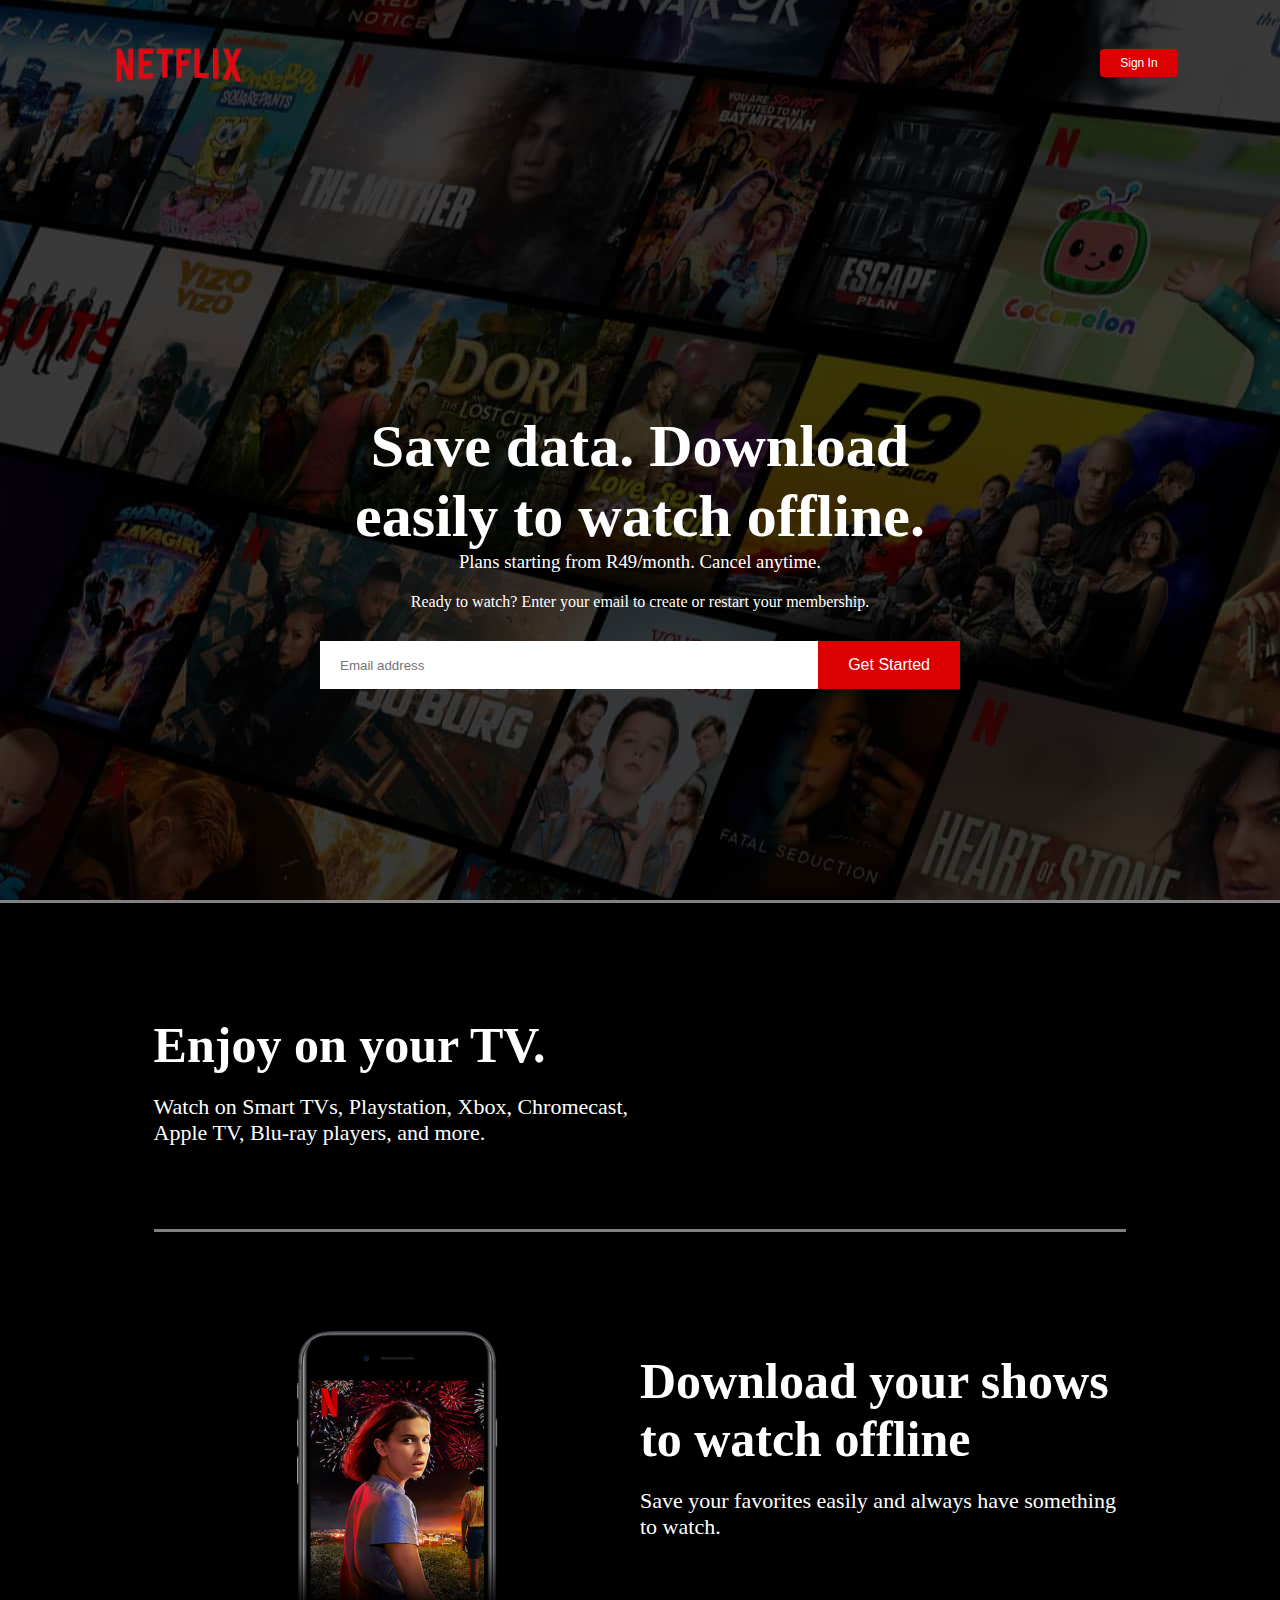
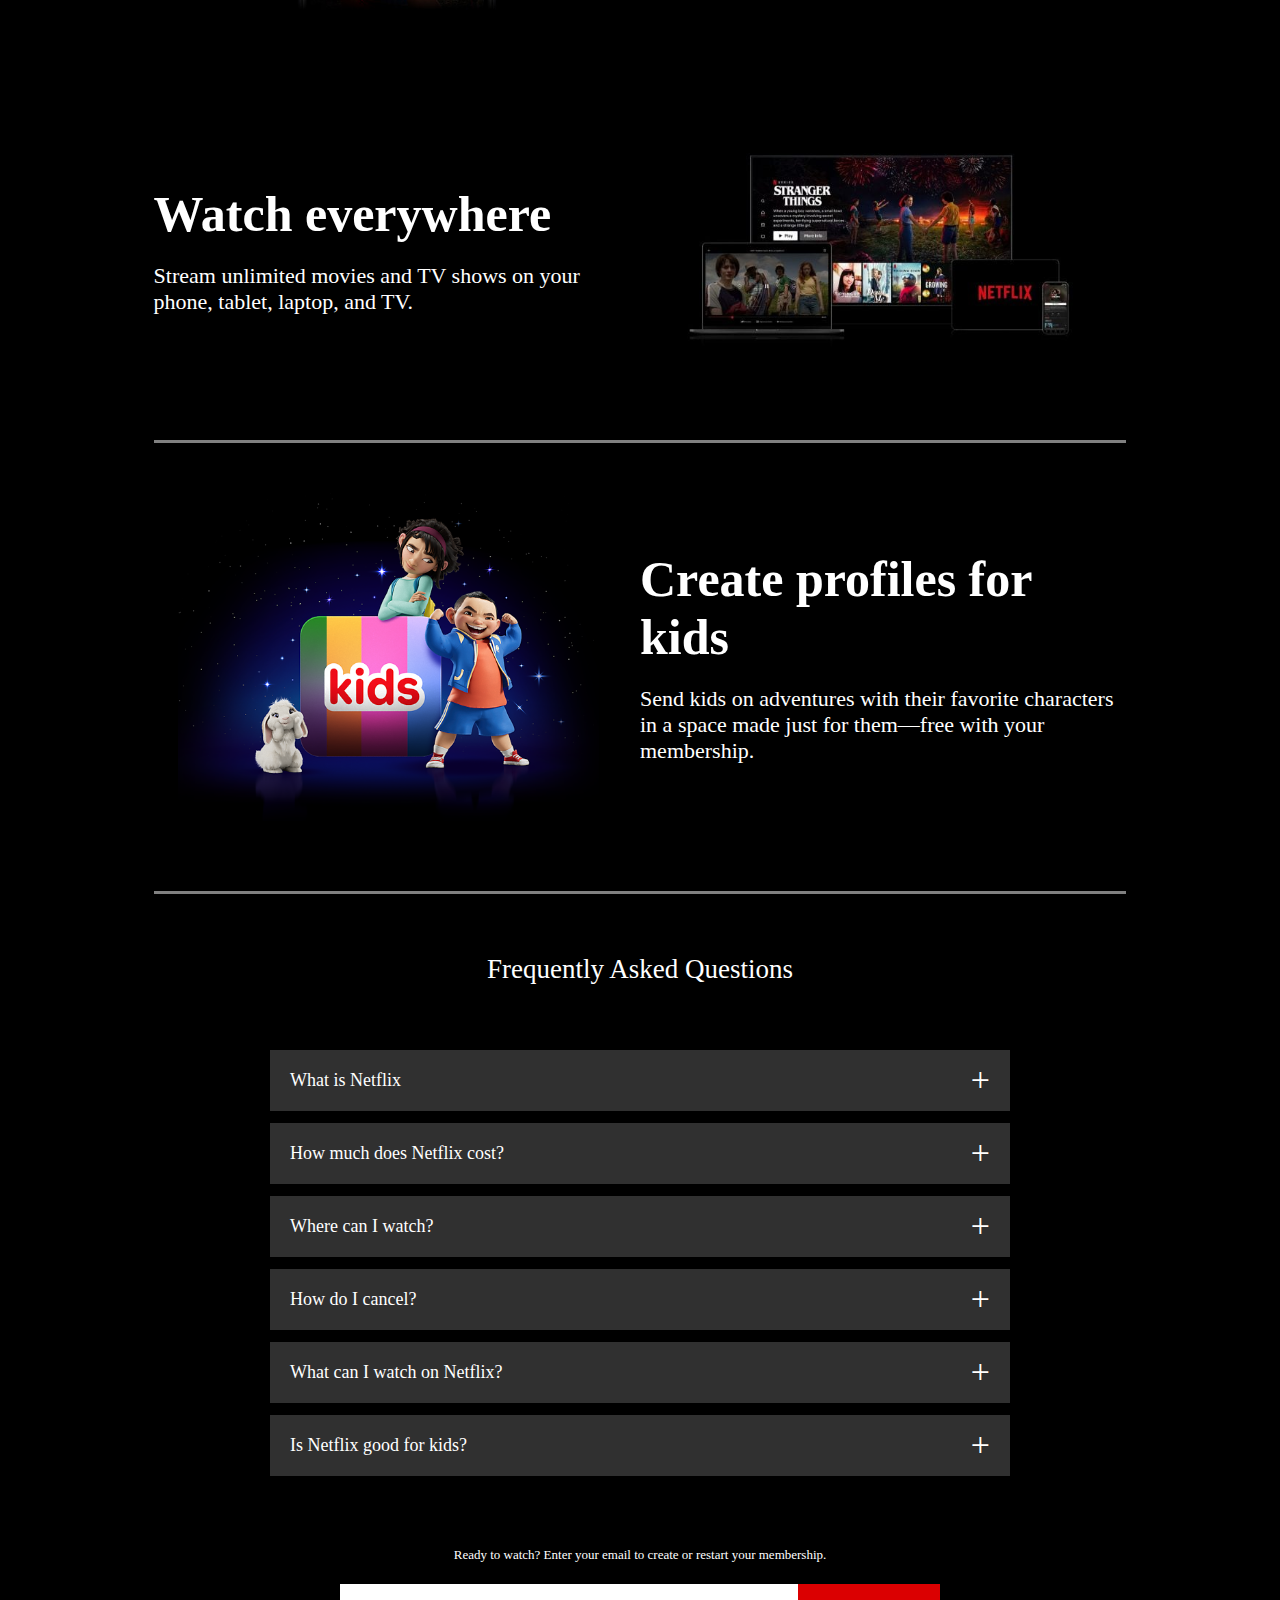
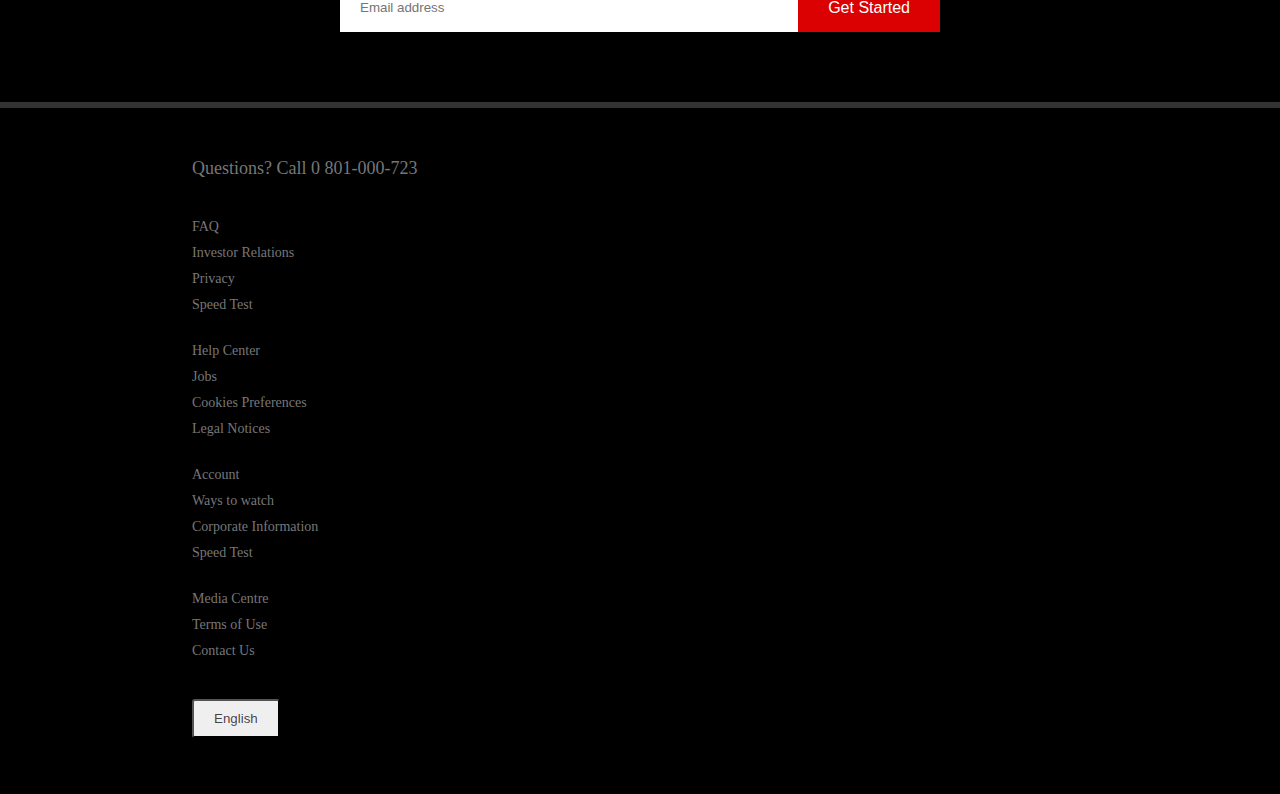
<file: index.html>
<!DOCTYPE html>
<html lang="en">
<head>
    <meta charset="UTF-8">
    <meta name="viewport" content="width=device-width, initial-scale=1.0">
    <title>Netflix South Africa | Watch Tv</title>
    <link rel="stylesheet" href="style.css">
</head>
<body>
    <div class="header">
        <nav>
            <img src="assets/tra-removebg-preview.png" class="logo">
            <div>
                <button>Sign In</button>
            </div>
        </nav>
        <div class="header-content">
            <h1>Save data. Download easily to watch offline.</h1>
            <h3>Plans starting from R49/month. Cancel anytime.</h3>
            <p>Ready to watch? Enter your email to create or restart your membership.</p>
            <form class="email-signup">
                <input type="email" placeholder="Email address" required>
                <button type="submit">Get Started</button>
            </form>
        </div>
    </div>
    <hr>
    <div class="features">
        <div class="row">
            <div class="text-col">
                <h2>Enjoy on your TV.</h2>
                <p>Watch on Smart TVs, Playstation, Xbox, Chromecast, Apple TV, Blu-ray players, and more.</p>
            </div>
            <div class="img-col">
                <video data-uia="nmhp-card-animation-asset-video" autoplay="" playsinline="" muted="" loop=""><source src="https://assets.nflxext.com/ffe/siteui/acquisition/ourStory/fuji/desktop/video-tv-0819.m4v" type="video/mp4"></video>
            </div>
        </div>
    <hr>
        <div class="row">
            <div class="img-col">
                <img src="assets/mobile-0819.jpg" alt="">
            
            </div>
            <div class="text-col">
                <h2>Download your shows to watch offline</h2>
                <p>Save your favorites easily and always have something to watch.</p>
            </div>
            <hr>
        </div>
        <div class="row">
            <div class="text-col">
                <h2>Watch everywhere</h2>
                <p>Stream unlimited movies and TV shows on your phone, tablet, laptop, and TV.</p>
            </div>
            <div class="img-col">
                <img src="assets/netflix-header-.jpg" alt="">
            </div>
        </div>
        <hr>
        <div class="row">
            <div class="img-col">
                <img src="assets/kids.png" alt="">
            </div>
            <div class="text-col">
                <h2>Create profiles for kids</h2>
                <p>Send kids on adventures with their favorite characters in a space made just for them—free with your membership.</p>
            </div>
        </div>
        <hr>
    </div>
    <div class="faq">
        <h2>Frequently Asked Questions</h2>
        <ul class="accordion">
            <li>
                <input type="radio" name="accordion" id="first">
                <label for="first">What is Netflix</label>
                <div class="content">
                    <p>Netflix is a streaming service that offers a wide variety of award-winning TV shows, movies, anime, documentaries, and more on thousands of internet-connected devices.
                        <br><br>
                        You can watch as much as you want, whenever you want without a single commercial – all for one low monthly price. There's always something new to discover and new TV shows and movies are added every week!</p>
                </div>
            </li>
            <li>
                <input type="radio" name="accordion" id="second">
                <label for="second">How much does Netflix cost?</label>
                <div class="content">
                    <p>Watch Netflix on your smartphone, tablet, Smart TV, laptop, or streaming device, all for one fixed monthly fee. Plans range from R49 to R199 a month. No extra costs, no contracts.</p>
                </div>
            </li>
            <li>
                <input type="radio" name="accordion" id="third">
                <label for="third">Where can I watch?</label>
                <div class="content">
                    <p>Watch anywhere, anytime. Sign in with your Netflix account to watch instantly on the web at netflix.com from your personal computer or on any internet-connected device that offers the Netflix app, including smart TVs, smartphones, tablets, streaming media players and game consoles.

                    You can also download your favorite shows with the iOS, Android, or Windows 10 app. Use downloads to watch while you're on the go and without an internet connection. Take Netflix with you anywhere.</p>
                </div>
            </li>
            <li>
                <input type="radio" name="accordion" id="forth">
                <label for="forth">How do I cancel?</label>
                <div class="content">
                    <p>Netflix is flexible. There are no pesky contracts and no commitments. You can easily cancel your account online in two clicks. There are no cancellation fees – start or stop your account anytime.</p>
                </div>
            </li>
            <li>
                <input type="radio" name="accordion" id="fifth">
                <label for="fifth">What can I watch on Netflix?</label>
                <div class="content">
                    <p>Netflix has an extensive library of feature films, documentaries, TV shows, anime, award-winning Netflix originals, and more. Watch as much as you want, anytime you want.</p>
                </div>
            </li>
            <li>
                <input type="radio" name="accordion" id="sixth">
                <label for="sixth">Is Netflix good for kids?</label>
                <div class="content">
                    <p>The Netflix Kids experience is included in your membership to give parents control while kids enjoy family-friendly TV shows and movies in their own space. Kids profiles come with PIN-protected parental controls that let you restrict the maturity rating of content kids can watch and block specific titles you don’t want kids to see.</p>
                </div>
            </li>
        </ul>
        <small>Ready to watch? Enter your email to create or restart your membership.</small>
        <form class="email-signup">
            <input type="email" placeholder="Email address" required>
            <button type="submit">Get Started</button>
        </form>
    </div>
    <div class="footer">
        <h2>Questions? Call  0 801-000-723 </h2>
        
        <div class="row">
            <div class="col">
                <a href="#">FAQ</a>
                <a href="#">Investor Relations</a>
                <a href="#">Privacy</a>
                <a href="#">Speed Test</a>
            </div>
            <div class="col">
                <a href="#">Help Center</a>
                <a href="#">Jobs</a>
                <a href="#">Cookies Preferences</a>
                <a href="#">Legal Notices</a>
            </div>
            <div class="col">
                <a href="#">Account</a>
                <a href="#">Ways to watch</a>
                <a href="#">Corporate Information</a>
                <a href="#">Speed Test</a>
            </div>
            <div class="col">
                <a href="#">Media Centre</a>
                <a href="#">Terms of Use</a>
                <a href="#">Contact Us</a>
            </div>
        </div>
        <button class="language-btn">English</button>
        <p class="copyright-txt">Netflix South Africa</p>
        
    </div>
</body>
</html>
</file>
<file: style.css>
* {
    margin: 0;
    padding: 0;
    font-family: 'Poppins' sans-serif;
    box-sizing: border-box;
}

body {
    background: #000;
    color: #fff;

}
.header {
    width: 100%;
    height: 100vh;
    background-image: linear-gradient(rgba(0,0,0,0.7),rgba(0,0,0,0.7)), url(assets/bg\ image.jpg);
    background-size: center;
    background-position: center;
    padding: 10px 8%;
    position: relative;

}

hr {
    border: none;
    background-color: grey;
    height: 3px;
}

nav {
    display:  flex;
    align-items: center;
    justify-content: space-between;
    padding: 10px 0;
}

.logo {
    width: 150px;
    cursor: pointer;

}
nav button {
    border: 0;
    outline: 0;
    background: #db0001;
    color: #fff;
    padding: 7px 20px;
    font-size: 12px;
    border-radius: 4px;
    margin-left: 10px;
    cursor: pointer;

}
.header-content {
    position: absolute;
    top: 50%;
    left: 50%;
    transform: translate(-50%,-50%);
    text-align: center;
    margin-top: 100px;
}

.header-content h1{
    font-size: 60px;
    line-height: 70px;
    font-weight: 600;
    max-width:650px;
}

.header-content h3 {
    font-weight: 400;
    margin-bottom: 20px;

}

.email-signup {
    background: #fff;
    border: raduis 4px;
    display: flex;
    align-items: center;
    margin-top: 30px;
    overflow: hidden;
}
.email-signup input {
    flex: 1;
    border: 0;
    outline: 0;
    margin-left: 20px;

}
.email-signup button {
    background: #db0001;
    border: 0;
    outline: 0;
    color: #fff;
    font-size: 16px;
    cursor: pointer;
    padding: 15px 30px;
}
.features {
    padding: 50px 12%;
    font-size: 22px;

}
.row {
    display: flex;
    width: 100%;
    align-items: center;
    flex-wrap: wrap;
    padding: 50px 0;
}

.text-col {
    flex-basis: 50%;
    margin-bottom: 20px;
}

.img-col{
    flex-basis: 50%;
    margin-bottom: 20px;
}

.img-col img {
    display: block;
    width: 90%;
    margin: auto;
}

.features h2{
    font-size: 50px;
    font-weight: 600;
    margin-bottom: 20px;
}
.faq{
    padding: 10px 12%;
    text-align: center;
    font-size: 18px;
}
.faq h2 {
    font-weight: 500;
    font-weight: 40px;
}

.accordion {
    margin: 60px auto;
    width:100%;
    max-width: 750px;

}
.accordion li {
    list-style: none;
    width: 100%;
    padding: 5px;

}
.accordion li label {
    display: flex;
    align-items: center;
    padding: 20px;
    font-size: 18px;
    font-weight: 500;
    background: #303030;
    margin-bottom: 2px;
    cursor: pointer;
    position: relative;
}
label::after{
    content: '+';
    font-size: 34px;
    position: absolute;
    right: 20px;
    transition: transform 0.5s;

}

input[type="radio"]{
    display: none;
}
.accordion .content{
    background: #303030;
    text-align: left;
    padding: 0 20px;
    max-height: 0;
    overflow: hidden;
    transition: max-height 0.5s, padding 0.5s;
}

.accordion input[type="radio"]:checked + label + .content{
    max-height: 600px;
    padding: 30px 20px;
}

.accordion input[type="radio"]:checked + label::after{
    transform: rotate(135deg);
}
.faq .email-signup{
    max-width: 600px;
    margin: 20px auto 60px;

}
.faq small{
    font-size: 13px;
}

.footer {
    padding: 50px 15% 10px;
    border-top: 6px solid #333;
    color: #777;

}
.footer h2 {
    font-size: 18px;
    font-weight: 400;
    margin-bottom: 30px;
}
.footer .col{
    flex-basis: 25%;
    flex-grow: 1;
    margin-bottom: 20px;
}
.footer .col a{
    display: block;
    text-decoration: none;
    color: #777;
    font-size: 14px;
    margin-bottom: 10px;
}

.footer .row{
    align-items: flex-start;
    display: flex;
    flex-direction: column;
    padding: 10px 0px;
}

.footer .language-btn{
    color: #120606c5;
    padding: 10px 20px;
    border-radius: 3px;

}
.copyright-txt{
    font-size: 14px;
    font-weight: 100;
    margin-top: 20px;
    margin-bottom: 10px;
    color: #000000;
}

@media only screen and (max-width: 600px) {
    .logo{
        width: 100px;
    }
    nav button{
        padding: 5px 10px;
    }
    nav .language-btn{
        padding: 4px 8px;
    }
    .header-content{
        position: unset;
        transform: none;
        padding-top: 150px;
    }
    .header-content h1{
        font-size: 30px;
    
    }
    .email-signup button{
        font-size: 12px;
        padding: 10px 15px;
    }
    .text-col, .img-col{
        flex-basis: 100%;
    }
    .features h2{
        font-size: 30px;

    }
    .features p{
        font-size: 15px;
    }
    .row:nth-child(2), .row:nth-child(4){
        flex-direction: column-reverse;

    }
    .features .row{
        padding: 10px 0;

    }
    .faq h2{
        font-size: 20px;

    }
    .accordion .content{
        font-size: 14px;

    }
    .accordion li label{
        padding: 10px;
        font-size: 14px;
}
    label::after{
        font-size: 22px;
}
}
</file>
